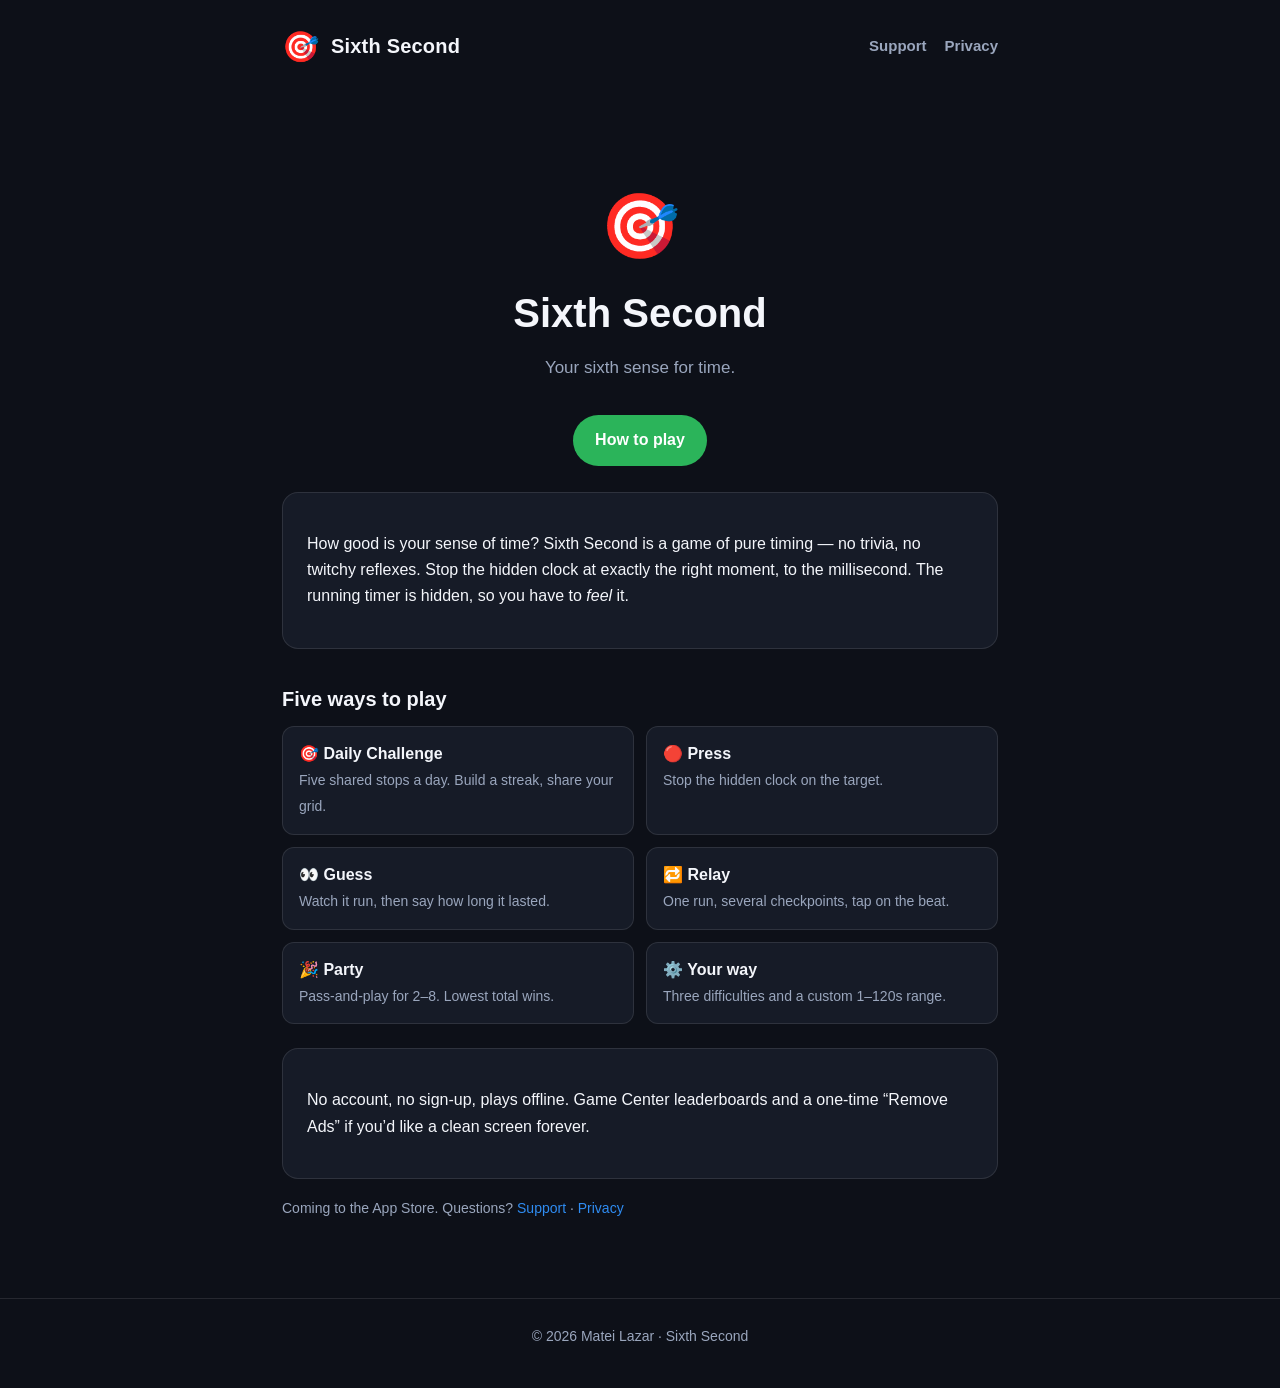
<file: index.html>
<!DOCTYPE html>
<html lang="en">
<head>
  <meta charset="UTF-8">
  <meta name="viewport" content="width=device-width, initial-scale=1">
  <title>Sixth Second — Your sixth sense for time</title>
  <meta name="description" content="Sixth Second is a game of pure timing. Stop the hidden clock at exactly the right moment — to the millisecond. Daily challenge, streaks, and four more modes.">
  <link rel="stylesheet" href="styles.css">
</head>
<body>
  <header class="site">
    <span class="logo">🎯</span>
    <span class="name">Sixth Second</span>
    <nav>
      <a href="support.html">Support</a>
      <a href="privacy.html">Privacy</a>
    </nav>
  </header>

  <main class="wrap">
    <section class="hero">
      <div class="big">🎯</div>
      <h1>Sixth Second</h1>
      <p class="lede">Your sixth sense for time.</p>
      <a class="pill" href="support.html">How to play</a>
    </section>

    <div class="card">
      <p>How good is your sense of time? Sixth Second is a game of pure timing — no trivia,
      no twitchy reflexes. Stop the hidden clock at exactly the right moment, to the
      millisecond. The running timer is hidden, so you have to <em>feel</em> it.</p>
    </div>

    <h2>Five ways to play</h2>
    <div class="modes">
      <div class="m"><b>🎯 Daily Challenge</b><span>Five shared stops a day. Build a streak, share your grid.</span></div>
      <div class="m"><b>🔴 Press</b><span>Stop the hidden clock on the target.</span></div>
      <div class="m"><b>👀 Guess</b><span>Watch it run, then say how long it lasted.</span></div>
      <div class="m"><b>🔁 Relay</b><span>One run, several checkpoints, tap on the beat.</span></div>
      <div class="m"><b>🎉 Party</b><span>Pass-and-play for 2–8. Lowest total wins.</span></div>
      <div class="m"><b>⚙️ Your way</b><span>Three difficulties and a custom 1–120s range.</span></div>
    </div>

    <div class="card" style="margin-top:24px">
      <p>No account, no sign-up, plays offline. Game Center leaderboards and a one-time
      “Remove Ads” if you’d like a clean screen forever.</p>
    </div>

    <p class="updated">Coming to the App Store. Questions? <a href="support.html">Support</a> ·
    <a href="privacy.html">Privacy</a></p>
  </main>

  <footer class="site">© 2026 Matei Lazar · Sixth Second</footer>
</body>
</html>
</file>
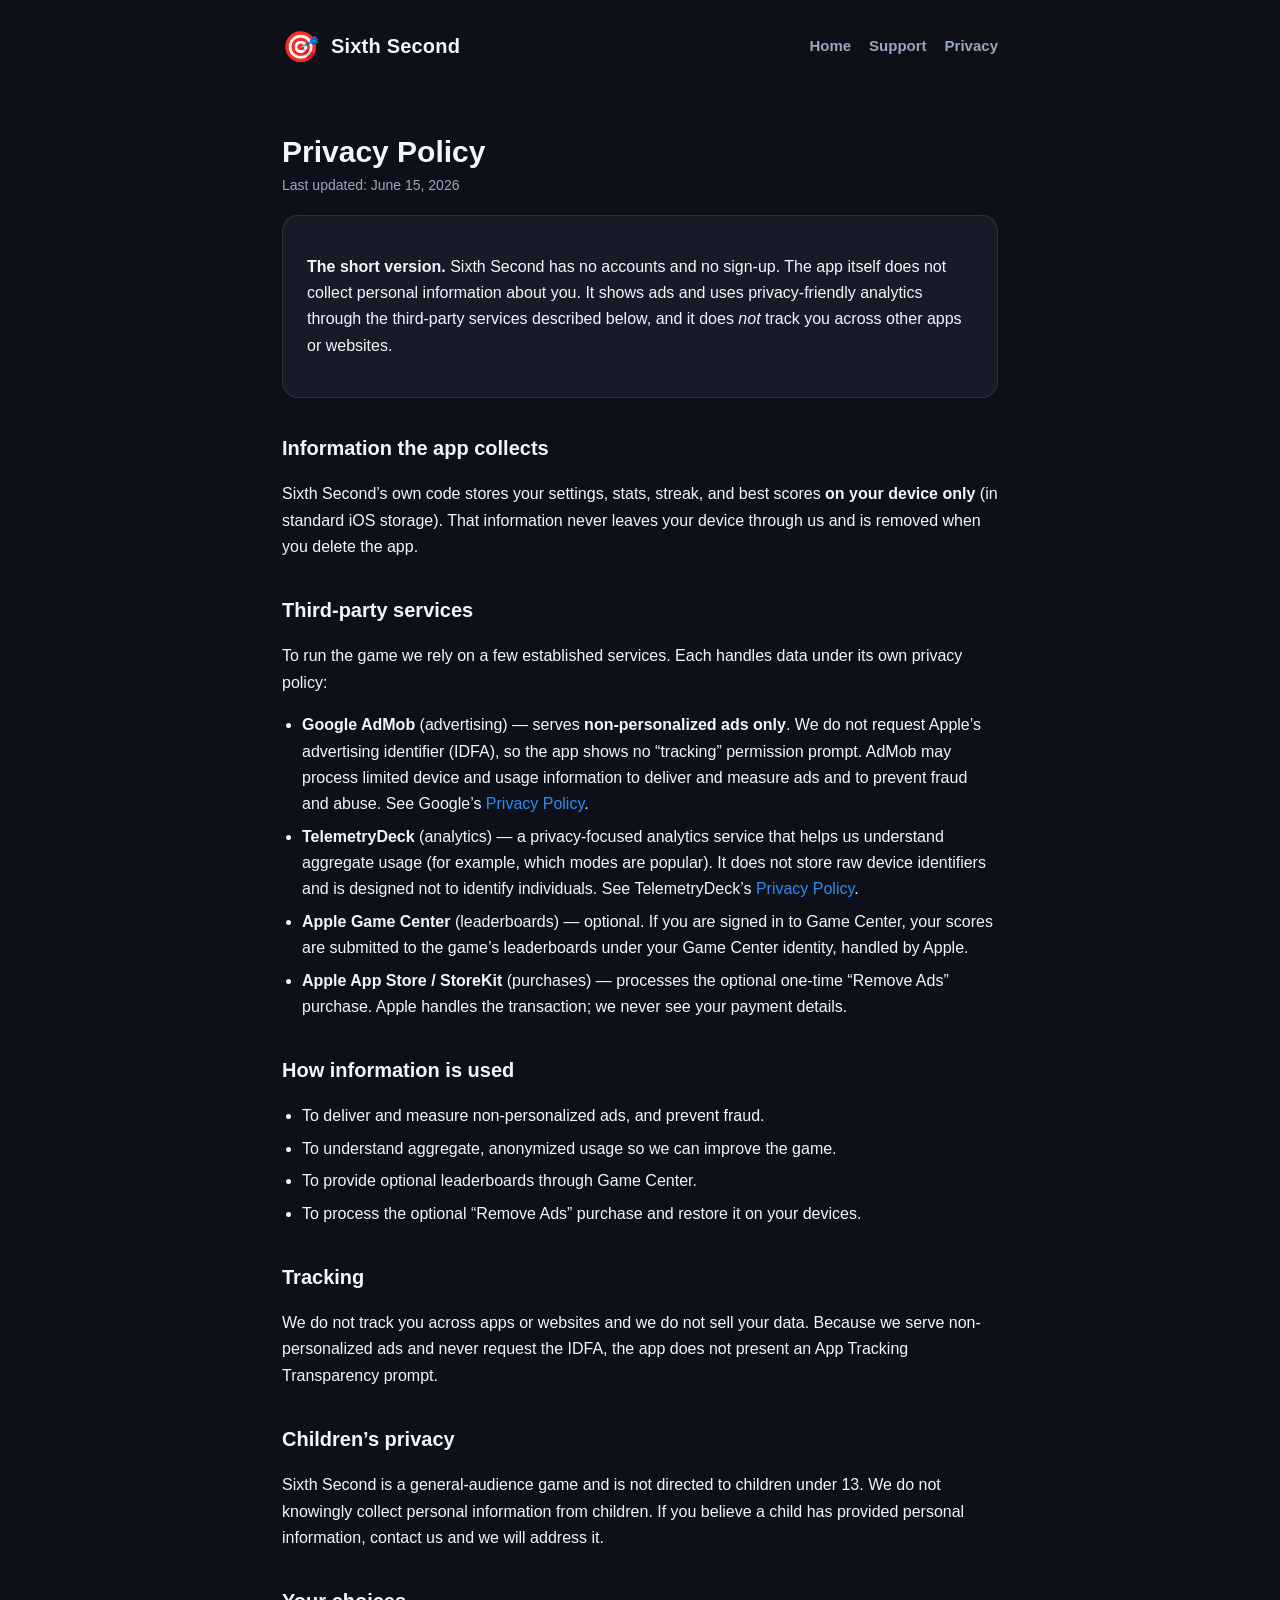
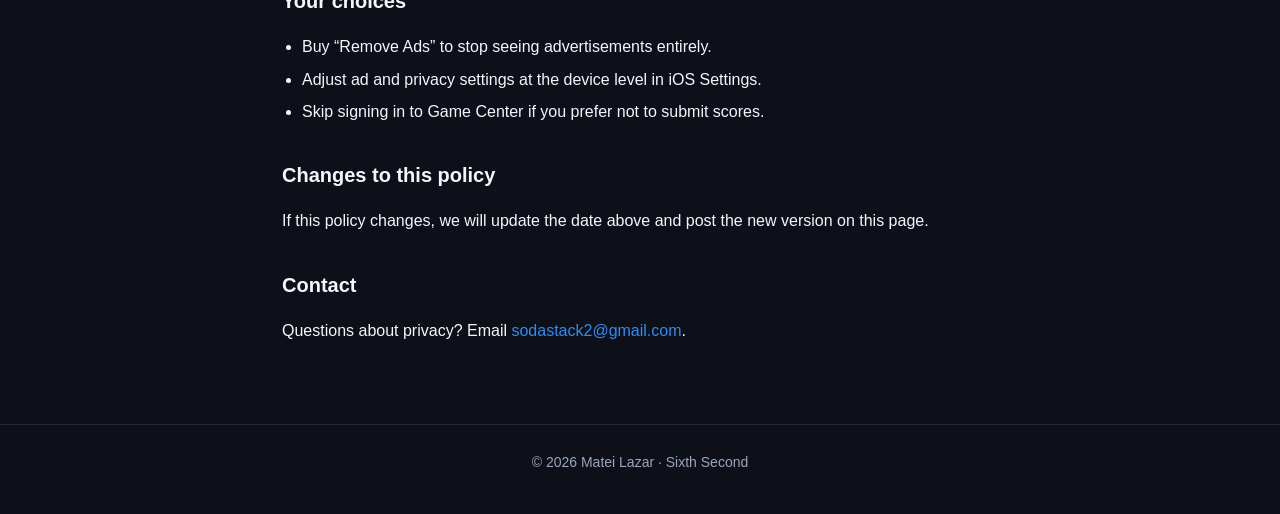
<file: privacy.html>
<!DOCTYPE html>
<html lang="en">
<head>
  <meta charset="UTF-8">
  <meta name="viewport" content="width=device-width, initial-scale=1">
  <title>Privacy Policy · Sixth Second</title>
  <link rel="stylesheet" href="styles.css">
</head>
<body>
  <header class="site">
    <span class="logo">🎯</span>
    <span class="name">Sixth Second</span>
    <nav>
      <a href="index.html">Home</a>
      <a href="support.html">Support</a>
      <a href="privacy.html">Privacy</a>
    </nav>
  </header>

  <main class="wrap">
    <h1>Privacy Policy</h1>
    <p class="updated">Last updated: June 15, 2026</p>

    <div class="card">
      <p><strong>The short version.</strong> Sixth Second has no accounts and no sign-up.
      The app itself does not collect personal information about you. It shows ads and
      uses privacy-friendly analytics through the third-party services described below,
      and it does <em>not</em> track you across other apps or websites.</p>
    </div>

    <h2>Information the app collects</h2>
    <p>Sixth Second’s own code stores your settings, stats, streak, and best scores
    <strong>on your device only</strong> (in standard iOS storage). That information
    never leaves your device through us and is removed when you delete the app.</p>

    <h2>Third-party services</h2>
    <p>To run the game we rely on a few established services. Each handles data under
    its own privacy policy:</p>
    <ul>
      <li><strong>Google AdMob</strong> (advertising) — serves <strong>non-personalized
      ads only</strong>. We do not request Apple’s advertising identifier (IDFA), so the
      app shows no “tracking” permission prompt. AdMob may process limited device and
      usage information to deliver and measure ads and to prevent fraud and abuse.
      See Google’s <a href="https://policies.google.com/privacy" rel="noopener" target="_blank">Privacy Policy</a>.</li>
      <li><strong>TelemetryDeck</strong> (analytics) — a privacy-focused analytics service
      that helps us understand aggregate usage (for example, which modes are popular). It
      does not store raw device identifiers and is designed not to identify individuals.
      See TelemetryDeck’s <a href="https://telemetrydeck.com/privacy/" rel="noopener" target="_blank">Privacy Policy</a>.</li>
      <li><strong>Apple Game Center</strong> (leaderboards) — optional. If you are signed
      in to Game Center, your scores are submitted to the game’s leaderboards under your
      Game Center identity, handled by Apple.</li>
      <li><strong>Apple App Store / StoreKit</strong> (purchases) — processes the optional
      one-time “Remove Ads” purchase. Apple handles the transaction; we never see your
      payment details.</li>
    </ul>

    <h2>How information is used</h2>
    <ul>
      <li>To deliver and measure non-personalized ads, and prevent fraud.</li>
      <li>To understand aggregate, anonymized usage so we can improve the game.</li>
      <li>To provide optional leaderboards through Game Center.</li>
      <li>To process the optional “Remove Ads” purchase and restore it on your devices.</li>
    </ul>

    <h2>Tracking</h2>
    <p>We do not track you across apps or websites and we do not sell your data. Because
    we serve non-personalized ads and never request the IDFA, the app does not present an
    App Tracking Transparency prompt.</p>

    <h2>Children’s privacy</h2>
    <p>Sixth Second is a general-audience game and is not directed to children under 13. We
    do not knowingly collect personal information from children. If you believe a child
    has provided personal information, contact us and we will address it.</p>

    <h2>Your choices</h2>
    <ul>
      <li>Buy “Remove Ads” to stop seeing advertisements entirely.</li>
      <li>Adjust ad and privacy settings at the device level in iOS Settings.</li>
      <li>Skip signing in to Game Center if you prefer not to submit scores.</li>
    </ul>

    <h2>Changes to this policy</h2>
    <p>If this policy changes, we will update the date above and post the new version on
    this page.</p>

    <h2>Contact</h2>
    <p>Questions about privacy? Email
    <a href="mailto:sodastack2@gmail.com">sodastack2@gmail.com</a>.</p>
  </main>

  <footer class="site">© 2026 Matei Lazar · Sixth Second</footer>
</body>
</html>
</file>
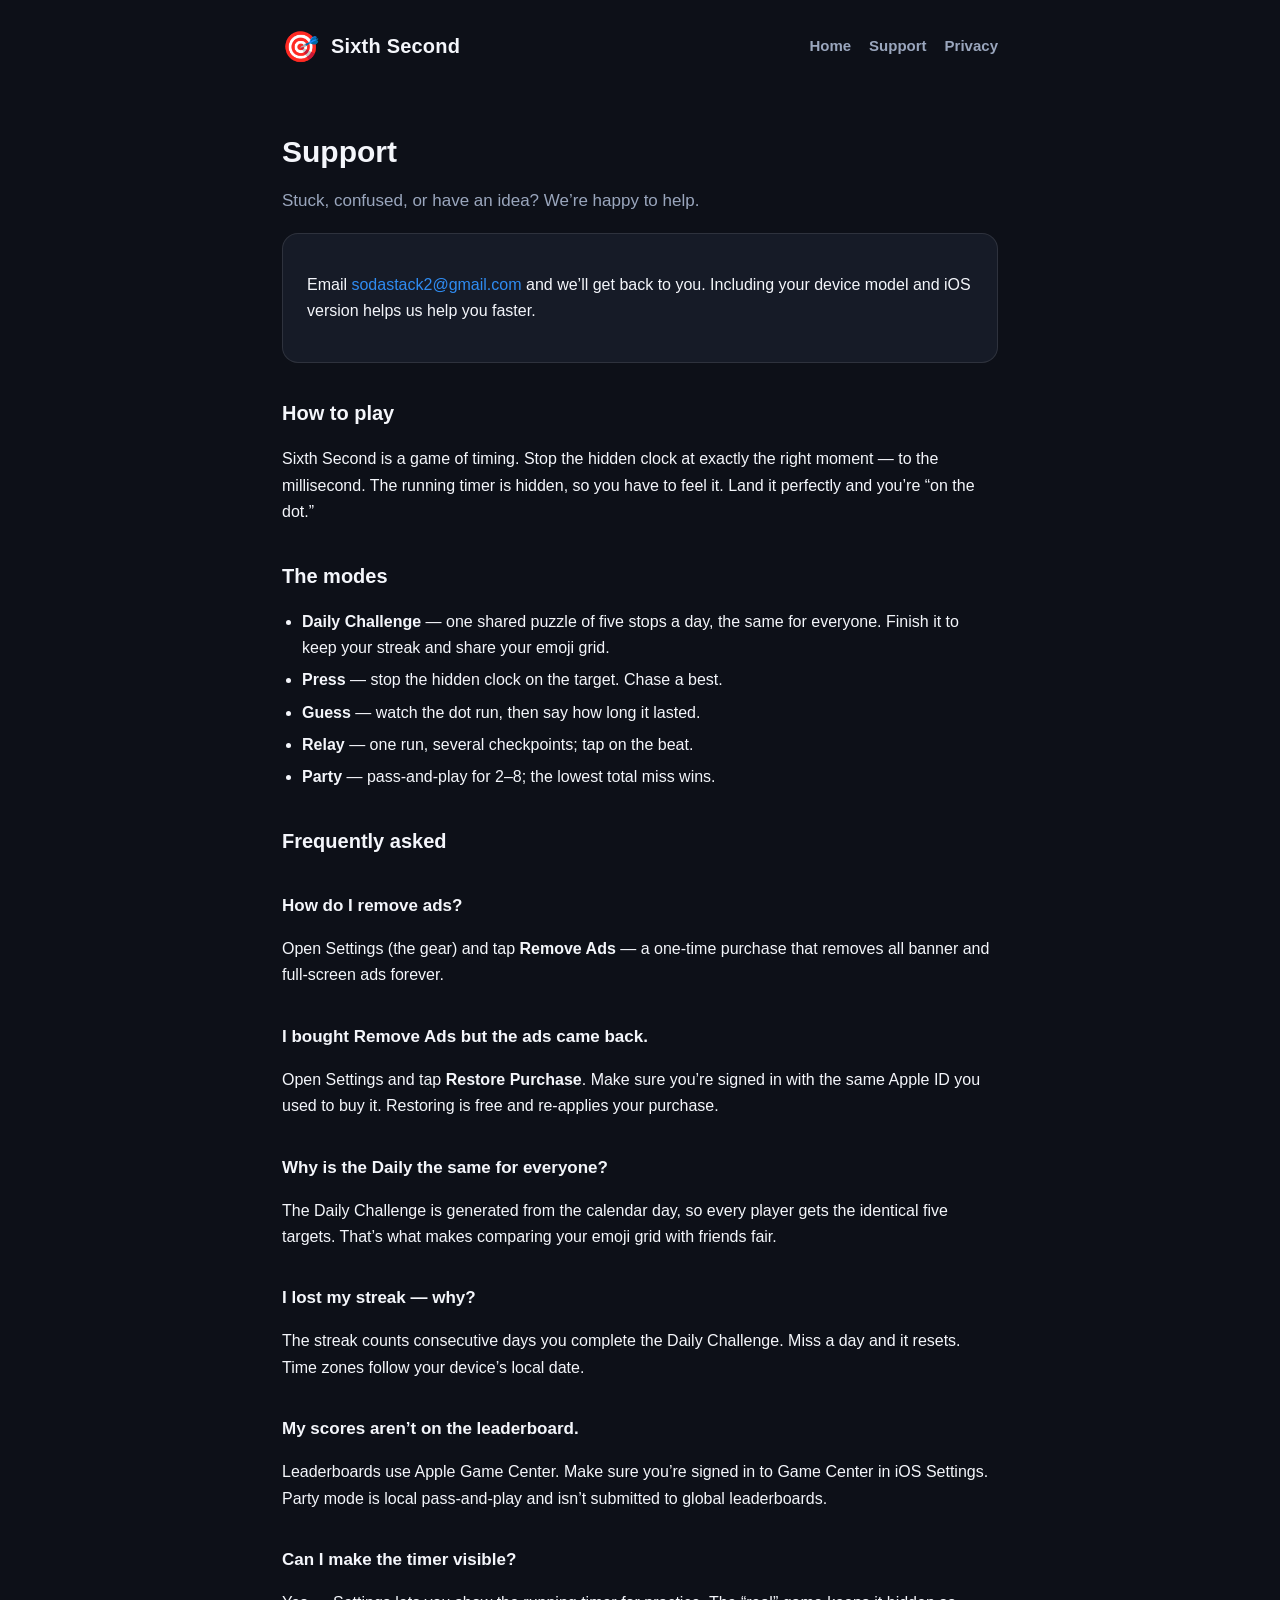
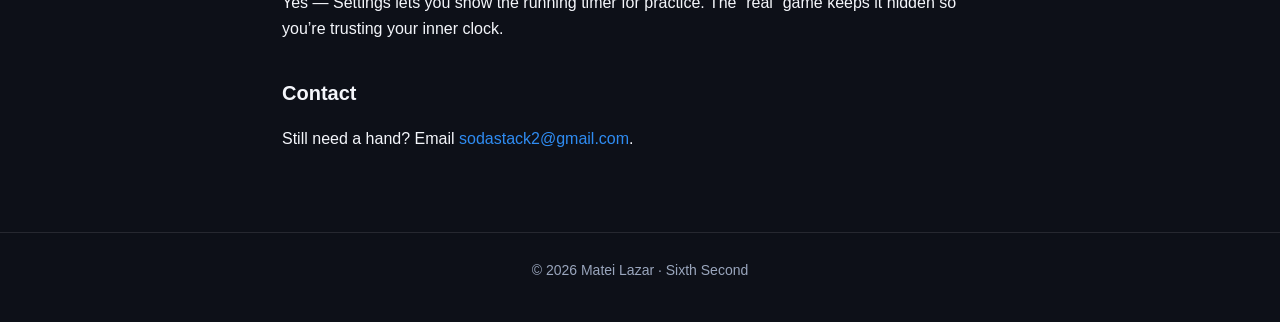
<file: support.html>
<!DOCTYPE html>
<html lang="en">
<head>
  <meta charset="UTF-8">
  <meta name="viewport" content="width=device-width, initial-scale=1">
  <title>Support · Sixth Second</title>
  <link rel="stylesheet" href="styles.css">
</head>
<body>
  <header class="site">
    <span class="logo">🎯</span>
    <span class="name">Sixth Second</span>
    <nav>
      <a href="index.html">Home</a>
      <a href="support.html">Support</a>
      <a href="privacy.html">Privacy</a>
    </nav>
  </header>

  <main class="wrap">
    <h1>Support</h1>
    <p class="lede">Stuck, confused, or have an idea? We’re happy to help.</p>

    <div class="card">
      <p>Email <a href="mailto:sodastack2@gmail.com">sodastack2@gmail.com</a> and we’ll
      get back to you. Including your device model and iOS version helps us help you faster.</p>
    </div>

    <h2>How to play</h2>
    <p>Sixth Second is a game of timing. Stop the hidden clock at exactly the right moment —
    to the millisecond. The running timer is hidden, so you have to feel it. Land it
    perfectly and you’re “on the dot.”</p>

    <h2>The modes</h2>
    <ul>
      <li><strong>Daily Challenge</strong> — one shared puzzle of five stops a day, the
      same for everyone. Finish it to keep your streak and share your emoji grid.</li>
      <li><strong>Press</strong> — stop the hidden clock on the target. Chase a best.</li>
      <li><strong>Guess</strong> — watch the dot run, then say how long it lasted.</li>
      <li><strong>Relay</strong> — one run, several checkpoints; tap on the beat.</li>
      <li><strong>Party</strong> — pass-and-play for 2–8; the lowest total miss wins.</li>
    </ul>

    <h2>Frequently asked</h2>

    <h2 style="font-size:17px">How do I remove ads?</h2>
    <p>Open Settings (the gear) and tap <strong>Remove Ads</strong> — a one-time purchase
    that removes all banner and full-screen ads forever.</p>

    <h2 style="font-size:17px">I bought Remove Ads but the ads came back.</h2>
    <p>Open Settings and tap <strong>Restore Purchase</strong>. Make sure you’re signed in
    with the same Apple ID you used to buy it. Restoring is free and re-applies your purchase.</p>

    <h2 style="font-size:17px">Why is the Daily the same for everyone?</h2>
    <p>The Daily Challenge is generated from the calendar day, so every player gets the
    identical five targets. That’s what makes comparing your emoji grid with friends fair.</p>

    <h2 style="font-size:17px">I lost my streak — why?</h2>
    <p>The streak counts consecutive days you complete the Daily Challenge. Miss a day and
    it resets. Time zones follow your device’s local date.</p>

    <h2 style="font-size:17px">My scores aren’t on the leaderboard.</h2>
    <p>Leaderboards use Apple Game Center. Make sure you’re signed in to Game Center in iOS
    Settings. Party mode is local pass-and-play and isn’t submitted to global leaderboards.</p>

    <h2 style="font-size:17px">Can I make the timer visible?</h2>
    <p>Yes — Settings lets you show the running timer for practice. The “real” game keeps it
    hidden so you’re trusting your inner clock.</p>

    <h2>Contact</h2>
    <p>Still need a hand? Email <a href="mailto:sodastack2@gmail.com">sodastack2@gmail.com</a>.</p>
  </main>

  <footer class="site">© 2026 Matei Lazar · Sixth Second</footer>
</body>
</html>
</file>
<file: styles.css>
:root {
  --bg: #0d1018;
  --card: #161b27;
  --ink: #f4f6fb;
  --muted: #9aa6bd;
  --line: rgba(255, 255, 255, 0.10);
  --green: #2bb45a;
  --blue: #2f8cf2;
}

* { box-sizing: border-box; }

html { -webkit-text-size-adjust: 100%; }

body {
  margin: 0;
  background: var(--bg);
  color: var(--ink);
  font: 16px/1.65 -apple-system, BlinkMacSystemFont, "Segoe UI", Roboto, Helvetica, Arial, sans-serif;
}

a { color: var(--blue); text-decoration: none; }
a:hover { text-decoration: underline; }

.wrap { max-width: 760px; margin: 0 auto; padding: 32px 22px 64px; }

header.site {
  display: flex;
  align-items: center;
  gap: 12px;
  padding: 22px;
  max-width: 760px;
  margin: 0 auto;
}
header.site .logo { font-size: 30px; }
header.site .name { font-weight: 800; font-size: 20px; letter-spacing: 0.2px; }
header.site nav { margin-left: auto; display: flex; gap: 18px; }
header.site nav a { color: var(--muted); font-weight: 600; font-size: 15px; }
header.site nav a:hover { color: var(--ink); text-decoration: none; }

h1 { font-size: 30px; line-height: 1.2; margin: 8px 0 4px; }
h2 { font-size: 20px; margin: 34px 0 10px; }
.lede { color: var(--muted); font-size: 17px; }
.updated { color: var(--muted); font-size: 14px; margin-top: 2px; }

.card {
  background: var(--card);
  border: 1px solid var(--line);
  border-radius: 16px;
  padding: 22px 24px;
  margin: 18px 0;
}

ul { padding-left: 20px; }
li { margin: 6px 0; }

.hero {
  text-align: center;
  padding: 48px 0 8px;
}
.hero .big { font-size: 64px; }
.hero h1 { font-size: 40px; margin: 10px 0 6px; }
.pill {
  display: inline-block;
  background: var(--green);
  color: #fff;
  font-weight: 700;
  padding: 12px 22px;
  border-radius: 28px;
  margin-top: 16px;
}
.pill:hover { text-decoration: none; opacity: 0.92; }

.modes { display: grid; grid-template-columns: 1fr 1fr; gap: 12px; margin-top: 10px; }
.modes .m { background: var(--card); border: 1px solid var(--line); border-radius: 12px; padding: 14px 16px; }
.modes .m b { display: block; }
.modes .m span { color: var(--muted); font-size: 14px; }

footer.site {
  border-top: 1px solid var(--line);
  color: var(--muted);
  font-size: 14px;
  text-align: center;
  padding: 26px 22px 40px;
}

@media (max-width: 520px) {
  .modes { grid-template-columns: 1fr; }
  .hero h1 { font-size: 32px; }
}
</file>
